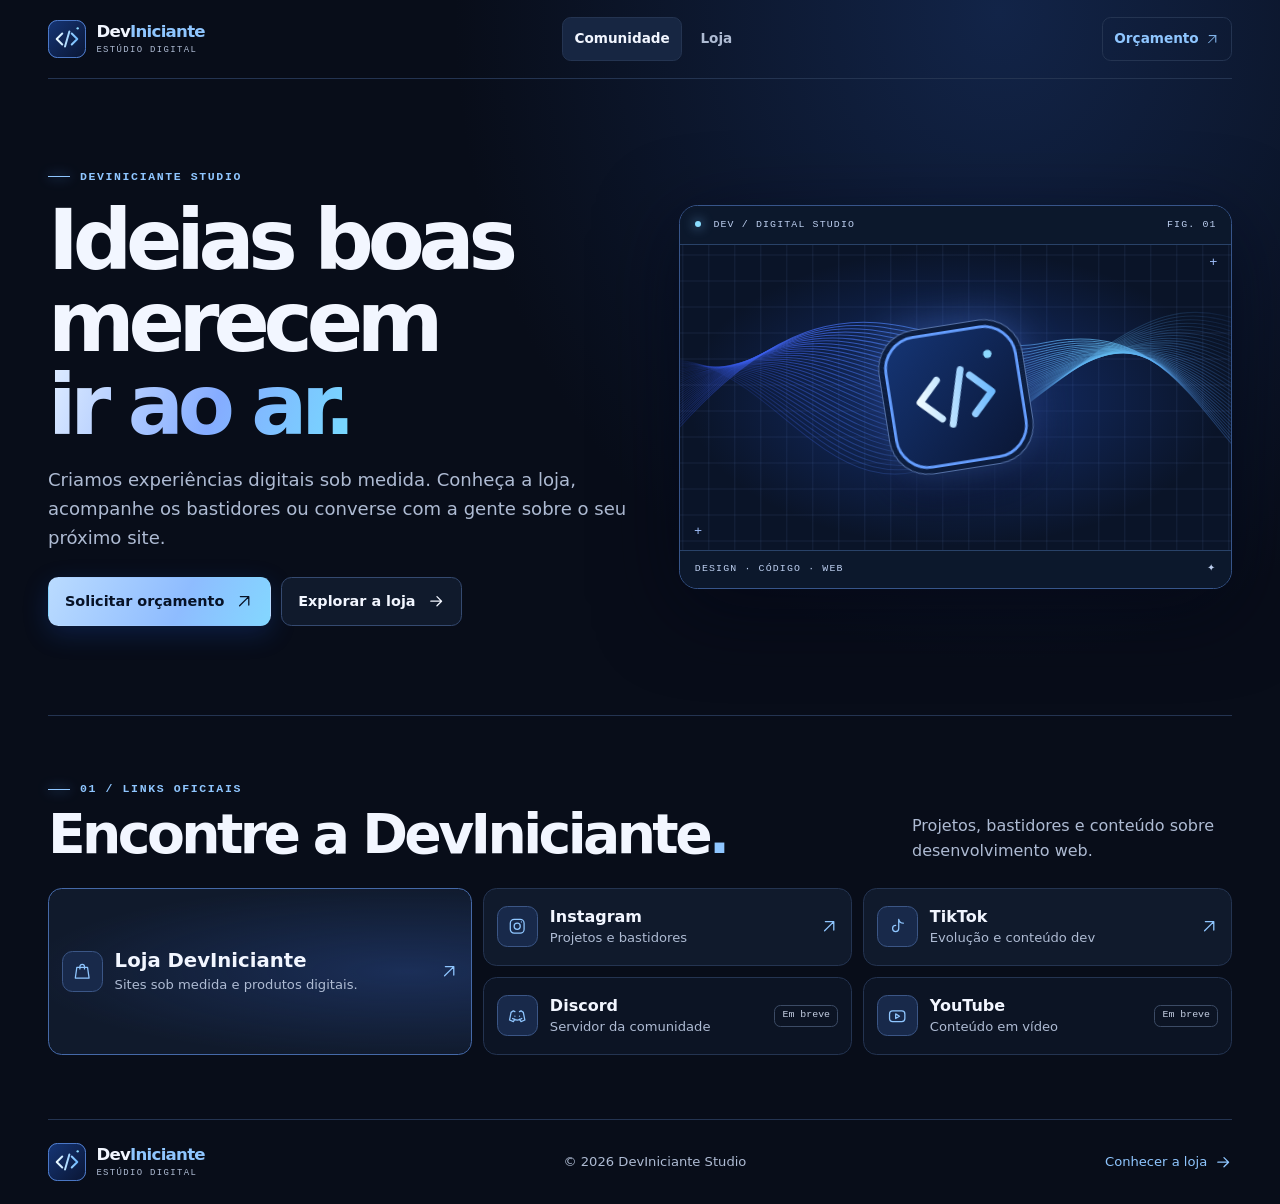
<file: index.html>
<!doctype html>
<html lang="pt-BR">
<head>
  <meta charset="utf-8">
  <meta name="viewport" content="width=device-width, initial-scale=1">
  <meta name="theme-color" content="#080d19">
  <title>DevIniciante Studio | Links oficiais e criação de sites</title>
  <meta name="description" content="Conheça a DevIniciante Studio, encontre nossas redes, explore a loja e solicite um orçamento para seu site personalizado.">
  <link rel="canonical" href="https://deviniiciante.github.io/">
  <meta property="og:type" content="website">
  <meta property="og:locale" content="pt_BR">
  <meta property="og:site_name" content="DevIniciante">
  <meta property="og:title" content="DevIniciante Studio | Links oficiais e criação de sites">
  <meta property="og:description" content="Conheça a DevIniciante Studio, encontre nossas redes, explore a loja e solicite um orçamento para seu site personalizado.">
  <meta property="og:url" content="https://deviniiciante.github.io/">
  <meta property="og:image" content="https://deviniiciante.github.io/assets/compartilhar.jpg">
  <meta property="og:image:width" content="1200">
  <meta property="og:image:height" content="630">
  <meta property="og:image:alt" content="DevIniciante Studio, design e desenvolvimento web">
  <meta name="twitter:card" content="summary_large_image">
  <meta name="twitter:title" content="DevIniciante Studio | Links oficiais e criação de sites">
  <meta name="twitter:description" content="Conheça a DevIniciante Studio, encontre nossas redes, explore a loja e solicite um orçamento para seu site personalizado.">
  <meta name="twitter:image" content="https://deviniiciante.github.io/assets/compartilhar.jpg">
  <meta name="twitter:image:alt" content="DevIniciante Studio, design e desenvolvimento web">
  <link rel="icon" type="image/svg+xml" href="assets/marca.svg">
  <link rel="stylesheet" href="style.css">

  <script type="application/ld+json">
  {
    "@context": "https://schema.org",
    "@type": "Organization",
    "@id": "https://deviniiciante.github.io/#estudio",
    "name": "DevIniciante Studio",
    "url": "https://deviniiciante.github.io/",
    "logo": "https://deviniiciante.github.io/assets/marca.svg",
    "sameAs": ["https://www.instagram.com/deviniiciante/", "https://www.tiktok.com/@devinciante_"]
  }
  </script>
  <script src="interacoes.js" defer></script>

</head>
<body class="bio">
<a class="skip" href="#conteudo">Pular para o conteúdo</a>
<header class="header wrap">
  <a class="brand" href="./"><img src="assets/marca.svg" alt="" width="38" height="38"><span>Dev<span class="brand-blue">Iniciante</span><small>ESTÚDIO DIGITAL</small></span></a>
  <nav aria-label="Navegação principal">
    <a href="./" aria-current="page">Comunidade</a>
    <a href="loja.html" >Loja</a>
  </nav>
  <a class="header-cta" href="https://wa.me/5561993257747?text=Ol%C3%A1%21%20Quero%20conversar%20sobre%20um%20projeto%20personalizado%20da%20DevIniciante%20Studio." target="_blank" rel="noopener noreferrer">Orçamento <svg class="icon" viewBox="0 0 24 24" fill="none" stroke="currentColor" stroke-width="1.65" stroke-linecap="round" stroke-linejoin="round" aria-hidden="true"><path d="M6 18 18 6M7 6h11v11"/></svg></a>
</header>
<main id="conteudo" class="wrap">
  <section class="hero" aria-labelledby="titulo">
    <div class="hero-copy">
      <p class="eyebrow"><span></span> DEVINICIANTE STUDIO</p>
      <h1 id="titulo">Ideias boas<br>merecem<br><em>ir ao ar.</em></h1>
      <p class="lede">Criamos experiências digitais sob medida. Conheça a loja, acompanhe os bastidores ou converse com a gente sobre o seu próximo site.</p>
      <div class="actions">
        <a class="button primary" href="https://wa.me/5561993257747?text=Ol%C3%A1%21%20Quero%20conversar%20sobre%20um%20projeto%20personalizado%20da%20DevIniciante%20Studio." target="_blank" rel="noopener noreferrer">Solicitar orçamento<svg class="icon" viewBox="0 0 24 24" fill="none" stroke="currentColor" stroke-width="1.65" stroke-linecap="round" stroke-linejoin="round" aria-hidden="true"><path d="M6 18 18 6M7 6h11v11"/></svg></a>
        <a class="button secondary" href="loja.html" >Explorar a loja<svg class="icon" viewBox="0 0 24 24" fill="none" stroke="currentColor" stroke-width="1.65" stroke-linecap="round" stroke-linejoin="round" aria-hidden="true"><path d="M5 12h14m-6-6 6 6-6 6"/></svg></a>
      </div>
    </div>
    <div class="art art-bio" data-glow aria-hidden="true">
    <div class="art-meta"><span><i></i> DEV / DIGITAL STUDIO</span><span>FIG. 01</span></div>
    <div class="art-field">
      <div class="art-glow"></div>
      <img class="art-wave" src="assets/ondas.svg" alt="" width="600" height="350">
      <div class="art-core"><img src="assets/marca.svg" alt="" width="144" height="144"></div>
      <span class="cross cross-top">+</span><span class="cross cross-bottom">+</span>
    </div>
    <div class="art-meta art-bottom"><span>DESIGN · CÓDIGO · WEB</span><span>✦</span></div>
  </div>
  </section>
  <section class="section channels" aria-labelledby="canais">
    <div class="section-heading">
      <div><p class="eyebrow"><span></span> 01 / LINKS OFICIAIS</p><h2 id="canais">Encontre a DevIniciante<span class="period">.</span></h2></div>
      <p>Projetos, bastidores e conteúdo sobre desenvolvimento web.</p>
    </div>
    <div class="channel-grid" data-reveal>
      <a class="tile store-tile" href="loja.html" data-glow>
        <span class="tile-icon"><svg class="icon" viewBox="0 0 24 24" fill="none" stroke="currentColor" stroke-width="1.65" stroke-linecap="round" stroke-linejoin="round" aria-hidden="true"><path d="M5 7h14l2 14H3L5 7Zm4 2V6a3 3 0 0 1 6 0v3"/></svg></span>
        <span class="tile-text"><strong>Loja DevIniciante</strong><span>Sites sob medida e produtos digitais.</span></span>
        <svg class="icon" viewBox="0 0 24 24" fill="none" stroke="currentColor" stroke-width="1.65" stroke-linecap="round" stroke-linejoin="round" aria-hidden="true"><path d="M6 18 18 6M7 6h11v11"/></svg>
      </a>
      <a class="tile social" href="https://www.instagram.com/deviniiciante/" target="_blank" rel="noopener noreferrer"><span class="tile-icon"><svg class="icon" viewBox="0 0 24 24" fill="none" stroke="currentColor" stroke-width="1.65" stroke-linecap="round" stroke-linejoin="round" aria-hidden="true"><rect x="3" y="3" width="18" height="18" rx="5"/><circle cx="12" cy="12" r="4"/><path d="M17.5 6.5h.01"/></svg></span>
      <span class="tile-text"><strong>Instagram</strong><span>Projetos e bastidores</span></span>
      <svg class="icon" viewBox="0 0 24 24" fill="none" stroke="currentColor" stroke-width="1.65" stroke-linecap="round" stroke-linejoin="round" aria-hidden="true"><path d="M6 18 18 6M7 6h11v11"/></svg></a>
      <a class="tile social" href="https://www.tiktok.com/@devinciante_" target="_blank" rel="noopener noreferrer"><span class="tile-icon"><svg class="icon" viewBox="0 0 24 24" fill="none" stroke="currentColor" stroke-width="1.65" stroke-linecap="round" stroke-linejoin="round" aria-hidden="true"><path d="M14 3v12a4 4 0 1 1-4-4m4-8c1 4 3 5 6 5"/></svg></span>
      <span class="tile-text"><strong>TikTok</strong><span>Evolução e conteúdo dev</span></span>
      <svg class="icon" viewBox="0 0 24 24" fill="none" stroke="currentColor" stroke-width="1.65" stroke-linecap="round" stroke-linejoin="round" aria-hidden="true"><path d="M6 18 18 6M7 6h11v11"/></svg></a>
      <div class="tile social muted"><span class="tile-icon"><svg class="icon" viewBox="0 0 24 24" fill="none" stroke="currentColor" stroke-width="1.65" stroke-linecap="round" stroke-linejoin="round" aria-hidden="true"><path d="m9 6-2-1-3 2-2 10 5 2 2-3m6-10 2-1 3 2 2 10-5 2-2-3m-9-1q6 4 12 0M9 12h.01m6-.01h.01"/></svg></span>
      <span class="tile-text"><strong>Discord</strong><span>Servidor da comunidade</span></span>
      <span class="soon">Em breve</span></div>
      <div class="tile social muted"><span class="tile-icon"><svg class="icon" viewBox="0 0 24 24" fill="none" stroke="currentColor" stroke-width="1.65" stroke-linecap="round" stroke-linejoin="round" aria-hidden="true"><rect x="2" y="5" width="20" height="14" rx="4"/><path d="m10 9 5 3-5 3z"/></svg></span>
      <span class="tile-text"><strong>YouTube</strong><span>Conteúdo em vídeo</span></span>
      <span class="soon">Em breve</span></div>
    </div>
  </section>
</main>
<footer class="footer wrap">
  <a class="brand" href="./"><img src="assets/marca.svg" alt="" width="38" height="38"><span>Dev<span class="brand-blue">Iniciante</span><small>ESTÚDIO DIGITAL</small></span></a>
  <p>© 2026 DevIniciante Studio</p>
  <a href="loja.html">Conhecer a loja <svg class="icon" viewBox="0 0 24 24" fill="none" stroke="currentColor" stroke-width="1.65" stroke-linecap="round" stroke-linejoin="round" aria-hidden="true"><path d="M5 12h14m-6-6 6 6-6 6"/></svg></a>
</footer>
</body>
</html>
</file>
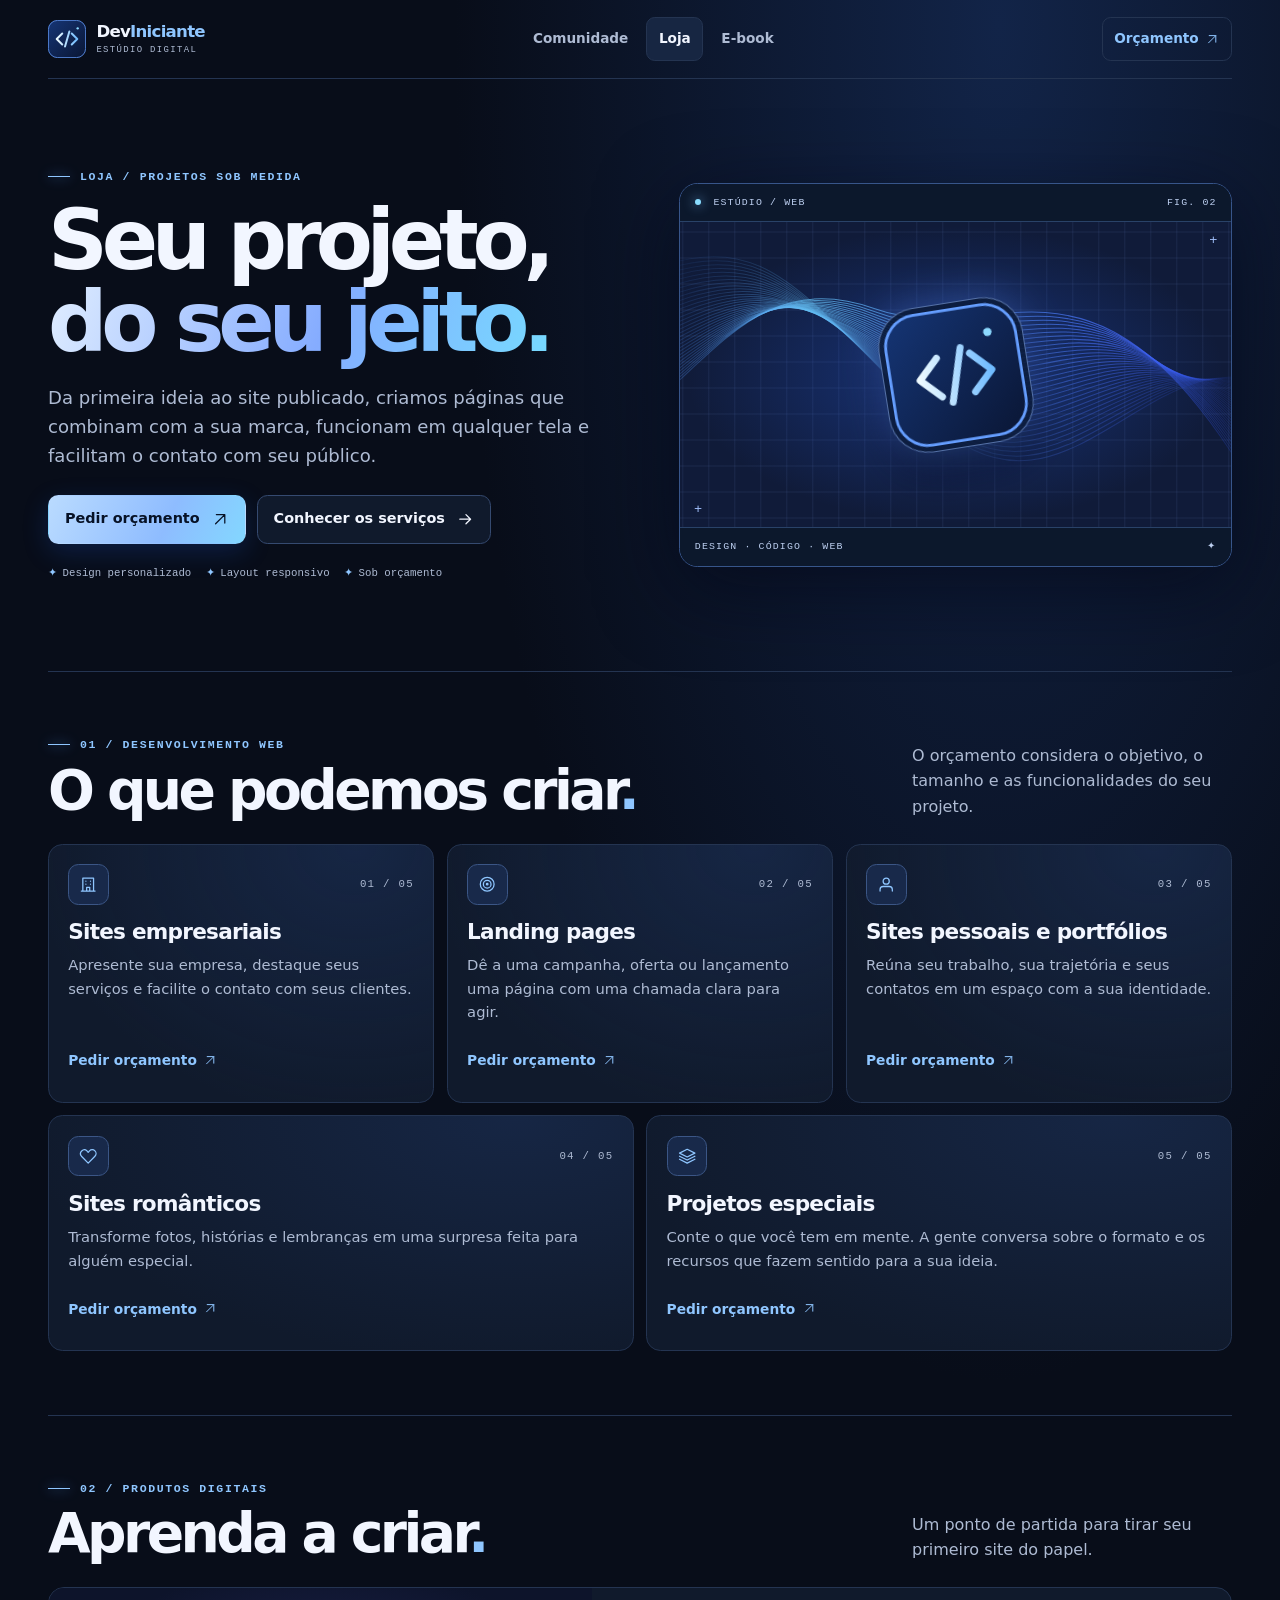
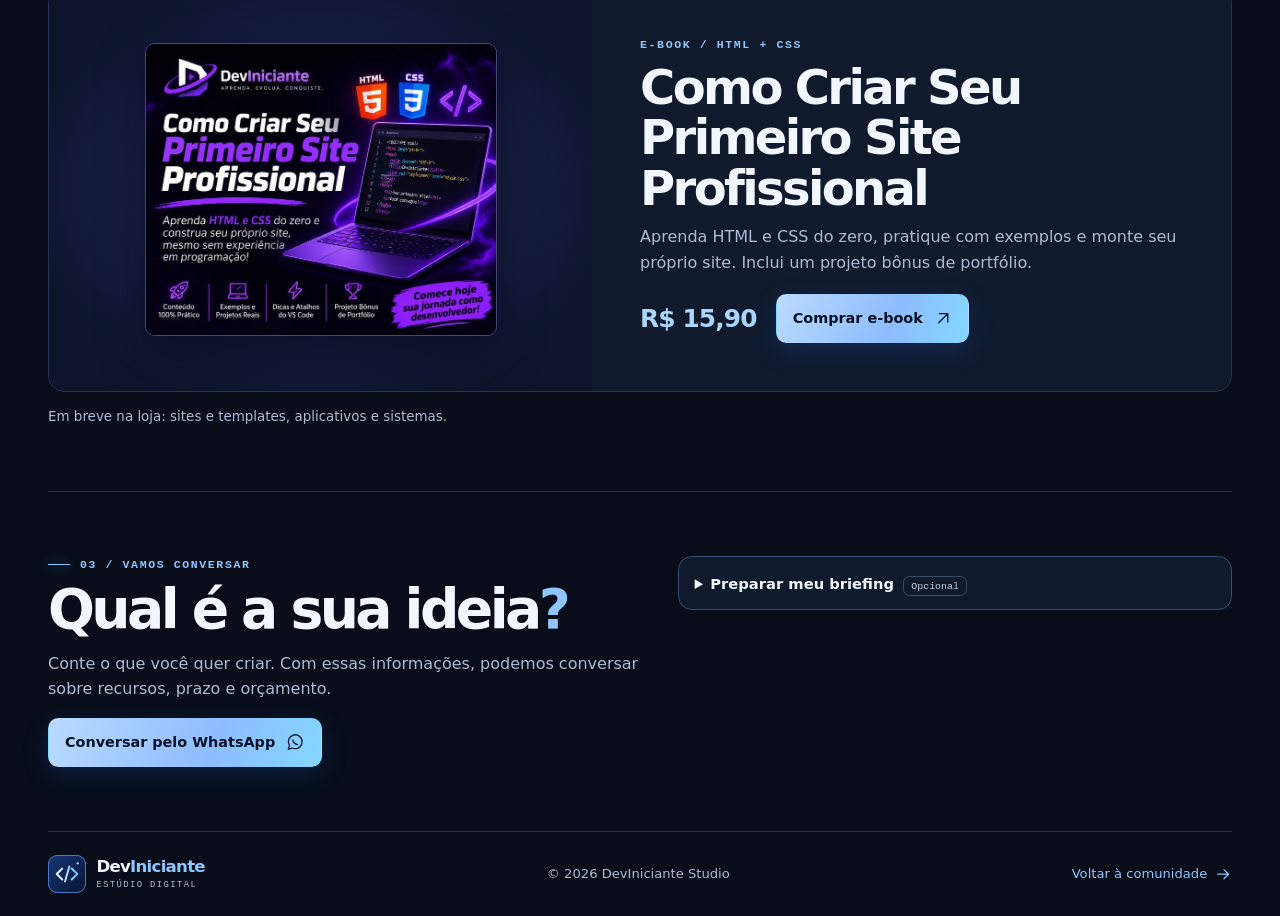
<file: loja.html>
<!doctype html>
<html lang="pt-BR">
<head>
  <meta charset="utf-8">
  <meta name="viewport" content="width=device-width, initial-scale=1">
  <meta name="theme-color" content="#080d19">
  <title>Criação de sites personalizados | Loja DevIniciante Studio</title>
  <meta name="description" content="Sites empresariais, pessoais e românticos, landing pages e projetos especiais sob orçamento. Conheça os serviços e o e-book da DevIniciante.">
  <link rel="canonical" href="https://deviniiciante.github.io/loja.html">
  <meta property="og:type" content="website">
  <meta property="og:locale" content="pt_BR">
  <meta property="og:site_name" content="DevIniciante">
  <meta property="og:title" content="Criação de sites personalizados | Loja DevIniciante Studio">
  <meta property="og:description" content="Sites empresariais, pessoais e românticos, landing pages e projetos especiais sob orçamento. Conheça os serviços e o e-book da DevIniciante.">
  <meta property="og:url" content="https://deviniiciante.github.io/loja.html">
  <meta property="og:image" content="https://deviniiciante.github.io/assets/compartilhar.jpg">
  <meta property="og:image:width" content="1200">
  <meta property="og:image:height" content="630">
  <meta property="og:image:alt" content="DevIniciante Studio, design e desenvolvimento web">
  <meta name="twitter:card" content="summary_large_image">
  <meta name="twitter:title" content="Criação de sites personalizados | Loja DevIniciante Studio">
  <meta name="twitter:description" content="Sites empresariais, pessoais e românticos, landing pages e projetos especiais sob orçamento. Conheça os serviços e o e-book da DevIniciante.">
  <meta name="twitter:image" content="https://deviniiciante.github.io/assets/compartilhar.jpg">
  <meta name="twitter:image:alt" content="DevIniciante Studio, design e desenvolvimento web">
  <link rel="icon" type="image/svg+xml" href="assets/marca.svg">
  <link rel="stylesheet" href="style.css">
  <link rel="stylesheet" href="loja.css">
  <script type="application/ld+json">
  {
    "@context": "https://schema.org",
    "@type": "Organization",
    "@id": "https://deviniiciante.github.io/#estudio",
    "name": "DevIniciante Studio",
    "url": "https://deviniiciante.github.io/",
    "logo": "https://deviniiciante.github.io/assets/marca.svg",
    "sameAs": ["https://www.instagram.com/deviniiciante/", "https://www.tiktok.com/@devinciante_"]
  }
  </script>
  <script src="interacoes.js" defer></script>
  <script src="loja.js" defer></script>
</head>
<body class="shop">
<a class="skip" href="#conteudo">Pular para o conteúdo</a>
<header class="header wrap">
  <a class="brand" href="./"><img src="assets/marca.svg" alt="" width="38" height="38"><span>Dev<span class="brand-blue">Iniciante</span><small>ESTÚDIO DIGITAL</small></span></a>
  <nav aria-label="Navegação principal">
    <a href="./" >Comunidade</a>
    <a href="loja.html" aria-current="page">Loja</a>
    <a href="#produtos">E-book</a>
  </nav>
  <a class="header-cta" href="https://wa.me/5561993257747?text=Ol%C3%A1%21%20Quero%20conversar%20sobre%20um%20projeto%20personalizado%20da%20DevIniciante%20Studio." target="_blank" rel="noopener noreferrer">Orçamento <svg class="icon" viewBox="0 0 24 24" fill="none" stroke="currentColor" stroke-width="1.65" stroke-linecap="round" stroke-linejoin="round" aria-hidden="true"><path d="M6 18 18 6M7 6h11v11"/></svg></a>
</header>
<main id="conteudo" class="wrap">
  <section class="hero" id="inicio" aria-labelledby="titulo">
    <div class="hero-copy">
      <p class="eyebrow"><span></span> LOJA / PROJETOS SOB MEDIDA</p>
      <h1 id="titulo">Seu projeto,<br><em>do seu jeito.</em></h1>
      <p class="lede">Da primeira ideia ao site publicado, criamos páginas que combinam com a sua marca, funcionam em qualquer tela e facilitam o contato com seu público.</p>
      <div class="actions">
        <a class="button primary" href="https://wa.me/5561993257747?text=Ol%C3%A1%21%20Quero%20conversar%20sobre%20um%20projeto%20personalizado%20da%20DevIniciante%20Studio." target="_blank" rel="noopener noreferrer">Pedir orçamento<svg class="icon" viewBox="0 0 24 24" fill="none" stroke="currentColor" stroke-width="1.65" stroke-linecap="round" stroke-linejoin="round" aria-hidden="true"><path d="M6 18 18 6M7 6h11v11"/></svg></a>
        <a class="button secondary" href="#servicos" >Conhecer os serviços<svg class="icon" viewBox="0 0 24 24" fill="none" stroke="currentColor" stroke-width="1.65" stroke-linecap="round" stroke-linejoin="round" aria-hidden="true"><path d="M5 12h14m-6-6 6 6-6 6"/></svg></a>
      </div>
      <ul class="hero-tags"><li>Design personalizado</li><li>Layout responsivo</li><li>Sob orçamento</li></ul>
    </div>
    <div class="art art-shop" data-glow aria-hidden="true">
    <div class="art-meta"><span><i></i> ESTÚDIO / WEB</span><span>FIG. 02</span></div>
    <div class="art-field">
      <div class="art-glow"></div>
      <img class="art-wave" src="assets/ondas.svg" alt="" width="600" height="350">
      <div class="art-core"><img src="assets/marca.svg" alt="" width="144" height="144"></div>
      <span class="cross cross-top">+</span><span class="cross cross-bottom">+</span>
    </div>
    <div class="art-meta art-bottom"><span>DESIGN · CÓDIGO · WEB</span><span>✦</span></div>
  </div>
  </section>

  <section id="servicos" class="section" aria-labelledby="servicos-titulo">
    <div id="planos" class="section-heading">
      <div><p class="eyebrow"><span></span> 01 / DESENVOLVIMENTO WEB</p><h2 id="servicos-titulo">O que podemos criar<span class="period">.</span></h2></div>
      <p>O orçamento considera o objetivo, o tamanho e as funcionalidades do seu projeto.</p>
    </div>
    <div class="service-grid" data-reveal>
      <article class="service-card" data-glow>
        <div class="card-top"><span class="tile-icon"><svg class="icon" viewBox="0 0 24 24" fill="none" stroke="currentColor" stroke-width="1.65" stroke-linecap="round" stroke-linejoin="round" aria-hidden="true"><path d="M5 21V4h14v17M3 21h18M9 8h.01M15 8h.01M9 12h.01M15 12h.01M10 21v-5h4v5"/></svg></span><span>01 / 05</span></div>
        <h3>Sites empresariais</h3><p>Apresente sua empresa, destaque seus serviços e facilite o contato com seus clientes.</p>
        <a class="text-link" href="https://wa.me/5561993257747?text=Ol%C3%A1%21%20Gostaria%20de%20solicitar%20um%20or%C3%A7amento%20para%20um%20site%20empresarial%20com%20a%20DevIniciante%20Studio." target="_blank" rel="noopener noreferrer" aria-label="Pedir orçamento para sites empresariais">Pedir orçamento <svg class="icon" viewBox="0 0 24 24" fill="none" stroke="currentColor" stroke-width="1.65" stroke-linecap="round" stroke-linejoin="round" aria-hidden="true"><path d="M6 18 18 6M7 6h11v11"/></svg></a>
      </article>
      <article class="service-card" data-glow>
        <div class="card-top"><span class="tile-icon"><svg class="icon" viewBox="0 0 24 24" fill="none" stroke="currentColor" stroke-width="1.65" stroke-linecap="round" stroke-linejoin="round" aria-hidden="true"><circle cx="12" cy="12" r="9"/><circle cx="12" cy="12" r="5"/><circle cx="12" cy="12" r="1"/></svg></span><span>02 / 05</span></div>
        <h3>Landing pages</h3><p>Dê a uma campanha, oferta ou lançamento uma página com uma chamada clara para agir.</p>
        <a class="text-link" href="https://wa.me/5561993257747?text=Ol%C3%A1%21%20Gostaria%20de%20solicitar%20um%20or%C3%A7amento%20para%20uma%20landing%20page%20com%20a%20DevIniciante%20Studio." target="_blank" rel="noopener noreferrer" aria-label="Pedir orçamento para landing pages">Pedir orçamento <svg class="icon" viewBox="0 0 24 24" fill="none" stroke="currentColor" stroke-width="1.65" stroke-linecap="round" stroke-linejoin="round" aria-hidden="true"><path d="M6 18 18 6M7 6h11v11"/></svg></a>
      </article>
      <article class="service-card" data-glow>
        <div class="card-top"><span class="tile-icon"><svg class="icon" viewBox="0 0 24 24" fill="none" stroke="currentColor" stroke-width="1.65" stroke-linecap="round" stroke-linejoin="round" aria-hidden="true"><circle cx="12" cy="8" r="4"/><path d="M4 21v-2a4 4 0 0 1 4-4h8a4 4 0 0 1 4 4v2"/></svg></span><span>03 / 05</span></div>
        <h3>Sites pessoais e portfólios</h3><p>Reúna seu trabalho, sua trajetória e seus contatos em um espaço com a sua identidade.</p>
        <a class="text-link" href="https://wa.me/5561993257747?text=Ol%C3%A1%21%20Gostaria%20de%20solicitar%20um%20or%C3%A7amento%20para%20um%20site%20pessoal%20ou%20portf%C3%B3lio%20com%20a%20DevIniciante%20Studio." target="_blank" rel="noopener noreferrer" aria-label="Pedir orçamento para sites pessoais e portfólios">Pedir orçamento <svg class="icon" viewBox="0 0 24 24" fill="none" stroke="currentColor" stroke-width="1.65" stroke-linecap="round" stroke-linejoin="round" aria-hidden="true"><path d="M6 18 18 6M7 6h11v11"/></svg></a>
      </article>
      <article class="service-card" data-glow>
        <div class="card-top"><span class="tile-icon"><svg class="icon" viewBox="0 0 24 24" fill="none" stroke="currentColor" stroke-width="1.65" stroke-linecap="round" stroke-linejoin="round" aria-hidden="true"><path d="M20.8 5a5 5 0 0 1 0 7L12 21l-8.8-9a5 5 0 0 1 7.1-7L12 7l1.7-2a5 5 0 0 1 7.1 0Z"/></svg></span><span>04 / 05</span></div>
        <h3>Sites românticos</h3><p>Transforme fotos, histórias e lembranças em uma surpresa feita para alguém especial.</p>
        <a class="text-link" href="https://wa.me/5561993257747?text=Ol%C3%A1%21%20Gostaria%20de%20solicitar%20um%20or%C3%A7amento%20para%20um%20site%20rom%C3%A2ntico%20com%20a%20DevIniciante%20Studio." target="_blank" rel="noopener noreferrer" aria-label="Pedir orçamento para sites românticos">Pedir orçamento <svg class="icon" viewBox="0 0 24 24" fill="none" stroke="currentColor" stroke-width="1.65" stroke-linecap="round" stroke-linejoin="round" aria-hidden="true"><path d="M6 18 18 6M7 6h11v11"/></svg></a>
      </article>
      <article class="service-card" data-glow>
        <div class="card-top"><span class="tile-icon"><svg class="icon" viewBox="0 0 24 24" fill="none" stroke="currentColor" stroke-width="1.65" stroke-linecap="round" stroke-linejoin="round" aria-hidden="true"><path d="m12 3 10 5-10 5L2 8l10-5Zm-10 9 10 5 10-5M2 16l10 5 10-5"/></svg></span><span>05 / 05</span></div>
        <h3>Projetos especiais</h3><p>Conte o que você tem em mente. A gente conversa sobre o formato e os recursos que fazem sentido para a sua ideia.</p>
        <a class="text-link" href="https://wa.me/5561993257747?text=Ol%C3%A1%21%20Gostaria%20de%20solicitar%20um%20or%C3%A7amento%20para%20um%20projeto%20digital%20especial%20com%20a%20DevIniciante%20Studio." target="_blank" rel="noopener noreferrer" aria-label="Pedir orçamento para projetos especiais">Pedir orçamento <svg class="icon" viewBox="0 0 24 24" fill="none" stroke="currentColor" stroke-width="1.65" stroke-linecap="round" stroke-linejoin="round" aria-hidden="true"><path d="M6 18 18 6M7 6h11v11"/></svg></a>
      </article>
    </div>
  </section>

  <section class="section" id="produtos" aria-labelledby="produtos-titulo">
    <div class="section-heading">
      <div><p class="eyebrow"><span></span> 02 / PRODUTOS DIGITAIS</p><h2 id="produtos-titulo">Aprenda a criar<span class="period">.</span></h2></div>
      <p>Um ponto de partida para tirar seu primeiro site do papel.</p>
    </div>
    <article class="ebook" id="catalogo" data-reveal>
      <div class="ebook-image">
        <img src="assets/ebook.webp" alt="Capa do e-book Como Criar Seu Primeiro Site Profissional" width="760" height="633" loading="lazy" decoding="async">
      </div>
      <div class="ebook-copy">
        <p class="eyebrow">E-BOOK / HTML + CSS</p>
        <h3>Como Criar Seu Primeiro Site Profissional</h3>
        <p>Aprenda HTML e CSS do zero, pratique com exemplos e monte seu próprio site. Inclui um projeto bônus de portfólio.</p>
        <div class="ebook-actions"><strong class="price">R$ 15,90</strong><a class="button primary" href="https://pay.kiwify.com.br/lRGjt4s" target="_blank" rel="noopener noreferrer">Comprar e-book<svg class="icon" viewBox="0 0 24 24" fill="none" stroke="currentColor" stroke-width="1.65" stroke-linecap="round" stroke-linejoin="round" aria-hidden="true"><path d="M6 18 18 6M7 6h11v11"/></svg></a></div>
      </div>
    </article>
    <p class="future">Em breve na loja: sites e templates, aplicativos e sistemas.</p>
  </section>

  <section class="section contact" id="orcamento" aria-labelledby="orcamento-titulo">
    <div class="contact-copy">
      <p class="eyebrow"><span></span> 03 / VAMOS CONVERSAR</p>
      <h2 id="orcamento-titulo">Qual é a sua ideia<span class="period">?</span></h2>
      <p>Conte o que você quer criar. Com essas informações, podemos conversar sobre recursos, prazo e orçamento.</p>
      <a class="button primary" href="https://wa.me/5561993257747?text=Ol%C3%A1%21%20Quero%20conversar%20sobre%20um%20projeto%20personalizado%20da%20DevIniciante%20Studio." target="_blank" rel="noopener noreferrer">Conversar pelo WhatsApp<svg class="icon" viewBox="0 0 24 24" fill="none" stroke="currentColor" stroke-width="1.65" stroke-linecap="round" stroke-linejoin="round" aria-hidden="true"><path d="M21 11.5a9 9 0 0 1-9 9 9 9 0 0 1-4-.9L3 21l1.5-4.7a9 9 0 1 1 16.5-4.8Z"/><path d="M9 9c0 3 3 6 6 6"/></svg></a>
    </div>
    <div class="briefing" id="briefing" hidden>
      <details>
        <summary>Preparar meu briefing <span class="soon">Opcional</span></summary>
        <form id="form-contratacao" action="https://wa.me/5561993257747">
          <label for="tipo-projeto">Tipo de projeto</label>
          <select id="tipo-projeto">
            <option value="Site personalizado">Ainda estou decidindo</option>
            <option>Sites empresariais</option><option>Landing pages</option><option>Sites pessoais e portfólios</option><option>Sites românticos</option><option>Projetos especiais</option>
          </select>
          <label for="cliente-projeto">Conte um pouco da sua ideia <span>(opcional)</span></label>
          <textarea id="cliente-projeto" rows="4" maxlength="1000" placeholder="O que você quer que seu site faça?"></textarea>
          <p>O texto abre no WhatsApp para você revisar e enviar. Nenhum pagamento é solicitado aqui.</p>
          <button class="button secondary" type="submit">Abrir briefing no WhatsApp <svg class="icon" viewBox="0 0 24 24" fill="none" stroke="currentColor" stroke-width="1.65" stroke-linecap="round" stroke-linejoin="round" aria-hidden="true"><path d="M6 18 18 6M7 6h11v11"/></svg></button>
        </form>
      </details>
    </div>
  </section>
</main>
<footer class="footer wrap">
  <a class="brand" href="./"><img src="assets/marca.svg" alt="" width="38" height="38"><span>Dev<span class="brand-blue">Iniciante</span><small>ESTÚDIO DIGITAL</small></span></a>
  <p>© 2026 DevIniciante Studio</p>
  <a href="./">Voltar à comunidade <svg class="icon" viewBox="0 0 24 24" fill="none" stroke="currentColor" stroke-width="1.65" stroke-linecap="round" stroke-linejoin="round" aria-hidden="true"><path d="M5 12h14m-6-6 6 6-6 6"/></svg></a>
</footer>
</body>
</html>
</file>
<file: style.css>
:root {
  color-scheme: dark;
  --bg: #080d19;
  --surface: #101a2c;
  --line: #243451;
  --text: #f2f6ff;
  --muted: #aebbd3;
  --accent: #8fc6ff;
  --blue: #a9d5ff;
  --mono: ui-monospace, "SFMono-Regular", Consolas, monospace;
}

*, *::before, *::after { box-sizing: border-box; }
html { scroll-behavior: smooth; }
body {
  margin: 0;
  color: var(--text);
  background: radial-gradient(ellipse at 78% 1%, #122448 0%, transparent 34rem), var(--bg);
  font: 1rem/1.6 system-ui, -apple-system, BlinkMacSystemFont, "Segoe UI", sans-serif;
}
h1, h2, h3, p { margin: 0; }
a { color: inherit; text-decoration: none; }
img { display: block; max-width: 100%; }
button, input, textarea, select { font: inherit; }
[hidden] { display: none !important; }
:focus-visible { outline: 2px solid #9bdcff; outline-offset: 4px; }
[id] { scroll-margin-top: 1rem; }
.wrap { width: min(calc(100% - 2.5rem), 74rem); margin-inline: auto; }
.icon { width: 1.15rem; height: 1.15rem; flex: none; vertical-align: middle; }
.skip { position: absolute; z-index: 10; top: .65rem; left: .65rem; padding: .75rem; transform: translateY(-150%); background: var(--surface); }
.skip:focus { transform: none; }

.header {
  display: flex;
  flex-wrap: wrap;
  justify-content: space-between;
  align-items: center;
  gap: .55rem 1rem;
  padding-block: .9rem;
  border-bottom: 1px solid var(--line);
}
.brand { display: inline-flex; align-items: center; gap: .65rem; font-size: 1.04rem; font-weight: 790; line-height: 1.15; letter-spacing: -.045em; min-height: 44px; }
.brand-blue { color: var(--accent); }
.brand small { display: block; margin-top: .3rem; color: var(--muted); font: .56rem/1 var(--mono); letter-spacing: .15em; }
.header nav { width: 100%; order: 2; display: flex; gap: .35rem; }
.header nav a, .header-cta { display: inline-flex; align-items: center; gap: .4rem; min-height: 44px; font-size: .85rem; font-weight: 680; padding: .38rem .72rem; border: 1px solid transparent; border-radius: .55rem; color: var(--muted); }
.header nav a:hover, .header nav [aria-current] { background: #172642; color: var(--text); border-color: var(--line); }
.header-cta { color: var(--accent); border-color: var(--line); }
.header-cta:hover { background: #193052; }
.header-cta .icon { width: .9rem; }

.hero { display: grid; gap: 2.15rem; align-items: center; padding-block: clamp(2.5rem, 7vw, 6.35rem); }
.eyebrow { color: var(--accent); font: 650 .72rem/1.5 var(--mono); letter-spacing: .14em; display: flex; align-items: center; gap: .65rem; }
.eyebrow > span { width: 1.35rem; height: 1px; background: var(--accent); box-shadow: 0 0 12px #569fff; flex: none; }
h1 { margin-top: .9rem; font-size: clamp(2.6rem, 8.9vw, 6.05rem); font-weight: 820; line-height: .99; letter-spacing: -.075em; }
h1 em { font-style: normal; color: var(--accent); }
@supports (background-clip: text) {
  h1 em { background: linear-gradient(110deg, #e1eeff, #85acff 55%, #76dbff); background-clip: text; color: transparent; }
}
.lede { color: var(--muted); max-width: 38rem; margin-top: 1.2rem; font-size: clamp(.99rem, 1.7vw, 1.13rem); }
.actions { display: flex; flex-wrap: wrap; gap: .65rem; margin-top: 1.5rem; }
.button {
  display: inline-flex;
  align-items: center;
  justify-content: center;
  gap: .7rem;
  min-height: 49px;
  border: 1px solid transparent;
  border-radius: .65rem;
  padding: .64rem 1rem;
  font-weight: 760;
  font-size: .9rem;
  cursor: pointer;
  transition: transform .2s, border-color .2s, background-color .2s, box-shadow .2s;
}
.primary { color: #071226; background: linear-gradient(115deg, #badbff, #8ebcff 60%, #83d7ff); box-shadow: 0 8px 26px #1d63e934; }
.primary:hover { box-shadow: 0 10px 30px #548cff64; }
.secondary { border-color: #354a70; background: #101a2c; color: var(--text); }
.secondary:hover { border-color: #7ab3fa; background: #172744; }
.button:active { transform: scale(.98); }

.art {
  position: relative;
  isolation: isolate;
  overflow: hidden;
  min-height: 236px;
  border: 1px solid #37558a;
  border-radius: 1.15rem;
  display: grid;
  grid-template-rows: auto 1fr auto;
  background: #0a1428;
  box-shadow: 0 20px 80px #030716a0;
}
.art-meta { display: flex; justify-content: space-between; align-items: center; padding: .8rem .9rem; color: #bdcff0; font: .62rem/1.2 var(--mono); letter-spacing: .115em; z-index: 1; border-bottom: 1px solid #294268; background: #0c182c; }
.art-meta i { display: inline-block; width: .37rem; height: .37rem; margin-right: .35rem; border-radius: 50%; background: #8addff; box-shadow: 0 0 12px #76bfff; }
.art-bottom { border-bottom: 0; border-top: 1px solid #294268; }
.art-field {
  min-height: 170px;
  position: relative;
  overflow: hidden;
  display: grid;
  place-items: center;
  background-image: linear-gradient(#83a7f219 1px, transparent 1px), linear-gradient(90deg, #83a7f219 1px, transparent 1px);
  background-size: 26px 26px;
  background-position: center;
}
.art-glow { position: absolute; inset: 0; background: radial-gradient(ellipse at var(--gx, 50%) var(--gy, 50%), #265ee960, transparent 69%); }
.art-wave { position: absolute; width: 114%; max-width: none; height: auto; opacity: .93; }
.art-core {
  display: grid; place-items: center; z-index: 1;
  width: clamp(82px, 18vw, 146px); aspect-ratio: 1; padding: 5px;
  border: 1px solid #94b9ff87; border-radius: 27%;
  background: #0b1c3de8; box-shadow: 0 0 38px #568cff65, 0 20px 38px #020818ad;
  transform: rotate(-9deg);
}
.art-core img { width: 100%; height: auto; }
.cross { position: absolute; color: #9ebcf7; font: .85rem var(--mono); }
.cross-top { top: .65rem; right: .85rem; }
.cross-bottom { bottom: .65rem; left: .85rem; }

.section { border-top: 1px solid var(--line); padding-block: clamp(2.1rem, 5vw, 4.15rem); }
.section-heading { display: grid; gap: .5rem 1.5rem; margin-bottom: 1.5rem; align-items: end; }
h2 { font-size: clamp(1.85rem, 5.6vw, 3.45rem); font-weight: 790; letter-spacing: -.065em; line-height: 1.05; margin-top: .5rem; }
.period { color: var(--accent); }
.section-heading > p, .tile-text > span, .footer p { color: var(--muted); }
.channel-grid { display: grid; gap: .7rem; }
.tile {
  display: grid; align-items: center; grid-template-columns: auto minmax(0, 1fr) auto; gap: .75rem;
  min-height: 78px; border-radius: .85rem; padding: .8rem;
  border: 1px solid var(--line); background-color: var(--surface);
}
.tile-icon {
  display: grid; place-items: center; flex: none; width: 2.55rem; height: 2.55rem;
  color: var(--accent); border: 1px solid #3b5686; border-radius: .65rem; background: #18294a;
}
.tile-text { display: grid; line-height: 1.25; gap: .22rem; }
.tile-text > strong { font-size: 1rem; }
.tile-text > span { font-size: .82rem; }
.tile > .icon { color: var(--accent); }
a.tile { transition: transform .22s, border-color .22s, background-color .22s; }
a.tile:hover { border-color: #77a9ee; background-color: #172642; }
a.tile:active { transform: scale(.985); }
.store-tile { min-height: 97px; background-image: radial-gradient(ellipse at var(--gx, 85%) var(--gy, 50%), #3057af55, transparent 75%); border-color: #4569a8; }
.store-tile strong { font-size: 1.23rem; }
.soon { border: 1px solid #3c4b65; color: #c6d0e4; padding: .22rem .45rem; border-radius: .4rem; font: .62rem/1.3 var(--mono); white-space: nowrap; }
.muted { background-color: #0c1424; }

.footer { display: flex; flex-wrap: wrap; align-items: center; justify-content: space-between; gap: .8rem 1rem; padding-block: 1.25rem; border-top: 1px solid var(--line); font-size: .82rem; }
.footer > a:last-child { min-height: 44px; display: inline-flex; align-items: center; gap: .4rem; color: var(--accent); }
.footer > a:last-child:hover { text-decoration: underline; }

@media (min-width: 43rem) {
  .wrap { width: min(calc(100% - 4rem), 74rem); }
  .header { padding-block: 1.05rem; }
  .header nav { width: auto; order: 0; }
  .section-heading { grid-template-columns: 1fr minmax(12rem, 20rem); }
  .channel-grid { grid-template-columns: repeat(2, minmax(0, 1fr)); }
  .store-tile { grid-column: 1 / -1; }
}
@media (min-width: 57rem) {
  .hero { grid-template-columns: 1.05fr 1fr; gap: clamp(1.5rem, 4vw, 4.5rem); }
  h1 { font-size: clamp(4rem, 6.5vw, 6.05rem); }
  .art { min-height: clamp(300px, 30vw, 410px); }
  .channel-grid { grid-template-columns: 1.15fr 1fr 1fr; }
  .store-tile { grid-column: auto; grid-row: span 2; align-content: center; }
}
@media (max-width: 30rem) {
  .actions > .button { width: 100%; }
}
@media (max-width: 22rem) {
  .wrap { width: calc(100% - 2rem); }
  .header { column-gap: .5rem; }
  .header-cta { padding-inline: .5rem; }
}
@media (hover: hover) and (pointer: fine) and (prefers-reduced-motion: no-preference) {
  a.tile:hover { transform: translateY(-3px); }
}
@media (prefers-reduced-motion: no-preference) {
  .hero-copy { animation: arrive .65s both; }
  .art { animation: arrive .75s .08s both; }
  .art-core { animation: float 4s .75s ease-in-out 1; }
  .revealed.ebook,
  .revealed > * { animation: arrive .5s ease-out both; }
  .revealed > :nth-child(2) { animation-delay: .045s; }
  .revealed > :nth-child(3) { animation-delay: .09s; }
  .revealed > :nth-child(4) { animation-delay: .135s; }
  .revealed > :nth-child(5) { animation-delay: .18s; }
  @keyframes arrive {
    from { opacity: .7; transform: translateY(12px); }
    to { opacity: 1; transform: translateY(0); }
  }
  @keyframes float {
    0%, 100% { transform: translateY(0) rotate(-9deg); }
    50% { transform: translateY(-7px) rotate(-6deg); }
  }
}
@media (prefers-reduced-motion: reduce) {
  html { scroll-behavior: auto; }
  *, *::before, *::after { animation: none !important; transition: none !important; }
}
@media (forced-colors: active) {
  h1 em { background: none; color: CanvasText; }
}
</file>
<file: loja.css>
.hero-tags { display: flex; flex-wrap: wrap; gap: .35rem .9rem; padding: 0; margin: 1.35rem 0 0; list-style: none; color: var(--muted); font: .67rem/1.55 var(--mono); }
.hero-tags li::before { content: "✦"; color: var(--accent); margin-right: .35rem; }
.art-shop .art-field { background-color: #101b39; }
.art-shop .art-wave { transform: scaleX(-1) rotate(-8deg); }

.service-grid { display: grid; gap: .8rem; }
.service-card {
  display: flex; flex-direction: column; align-items: flex-start; gap: .55rem;
  background: radial-gradient(ellipse at var(--gx, 80%) var(--gy, 0%), #27478744, transparent 75%), var(--surface);
  padding: 1.2rem; border: 1px solid var(--line); border-radius: .9rem;
  transition: border-color .22s;
}
.service-card:hover, .service-card:focus-within { border-color: #638bd0; }
.card-top { width: 100%; display: flex; align-items: center; justify-content: space-between; gap: .5rem; color: var(--muted); font: .67rem var(--mono); letter-spacing: .12em; }
.service-card h3 { margin-top: .4rem; font-size: 1.35rem; line-height: 1.15; letter-spacing: -.035em; }
.service-card p, .ebook-copy > p:not(.eyebrow), .contact-copy > p:not(.eyebrow), .briefing form p, .future { color: var(--muted); }
.service-card p { font-size: .92rem; margin-bottom: .35rem; }
.text-link { display: inline-flex; min-height: 44px; align-items: center; gap: .4rem; margin-top: auto; color: var(--accent); font-size: .86rem; font-weight: 730; }
.text-link:hover { text-decoration: underline; }
.text-link .icon { width: .9rem; }

.ebook { display: grid; overflow: hidden; background: var(--surface); border: 1px solid var(--line); border-radius: 1rem; }
.ebook-image { padding: clamp(.8rem, 3vw, 1.6rem); display: grid; place-items: center; background: radial-gradient(ellipse at center, #292c66, #0d142b 80%); }
.ebook-image img { width: min(100%, 22rem); height: auto; border: 1px solid #484774; border-radius: .6rem; box-shadow: 0 16px 44px #02061696; }
.ebook-copy { align-self: center; padding: clamp(1.15rem, 5vw, 3rem); }
.ebook-copy h3 { font-size: clamp(1.65rem, 4.3vw, 3rem); line-height: 1.05; letter-spacing: -.055em; margin: .55rem 0 .7rem; }
.ebook-actions { display: flex; flex-wrap: wrap; align-items: center; gap: .7rem 1.2rem; margin-top: 1.15rem; }
.price { font-size: 1.55rem; color: var(--blue); letter-spacing: -.035em; }
.future { margin-top: .85rem; font-size: .84rem; }

.contact { display: grid; gap: 1.25rem; align-items: start; }
.contact-copy > p:not(.eyebrow) { margin-top: .7rem; max-width: 38rem; }
.contact-copy .button { margin-top: 1rem; }
.briefing { border: 1px solid #354c73; border-radius: .85rem; background: var(--surface); }
.briefing summary { cursor: pointer; padding: .9rem 1rem; min-height: 52px; font-size: .92rem; font-weight: 720; }
.briefing summary .soon { margin-left: .25rem; }
.briefing form { display: grid; gap: .55rem; padding: 0 1rem 1rem; }
.briefing label { font-size: .89rem; font-weight: 650; }
.briefing label span { color: var(--muted); font-weight: 400; }
.briefing select, .briefing textarea { min-height: 44px; width: 100%; border: 1px solid #456088; border-radius: .5rem; background: #080f1f; color: var(--text); padding: .55rem .65rem; }
.briefing textarea { resize: vertical; }
.briefing textarea::placeholder { color: var(--muted); }
.briefing form p { font-size: .8rem; }
.briefing form .button { justify-self: start; text-align: left; }

@media (min-width: 36rem) {
  .service-grid { grid-template-columns: repeat(2, minmax(0, 1fr)); }
  .service-card:last-child { grid-column: 1 / -1; }
}
@media (min-width: 48rem) {
  .ebook { grid-template-columns: .85fr 1fr; }
  .contact { grid-template-columns: 1.1fr 1fr; }
}
@media (min-width: 57rem) {
  .service-grid { grid-template-columns: repeat(6, minmax(0, 1fr)); }
  .service-card { grid-column: span 2; }
  .service-card:nth-last-child(-n + 2) { grid-column: span 3; }
}
</file>
